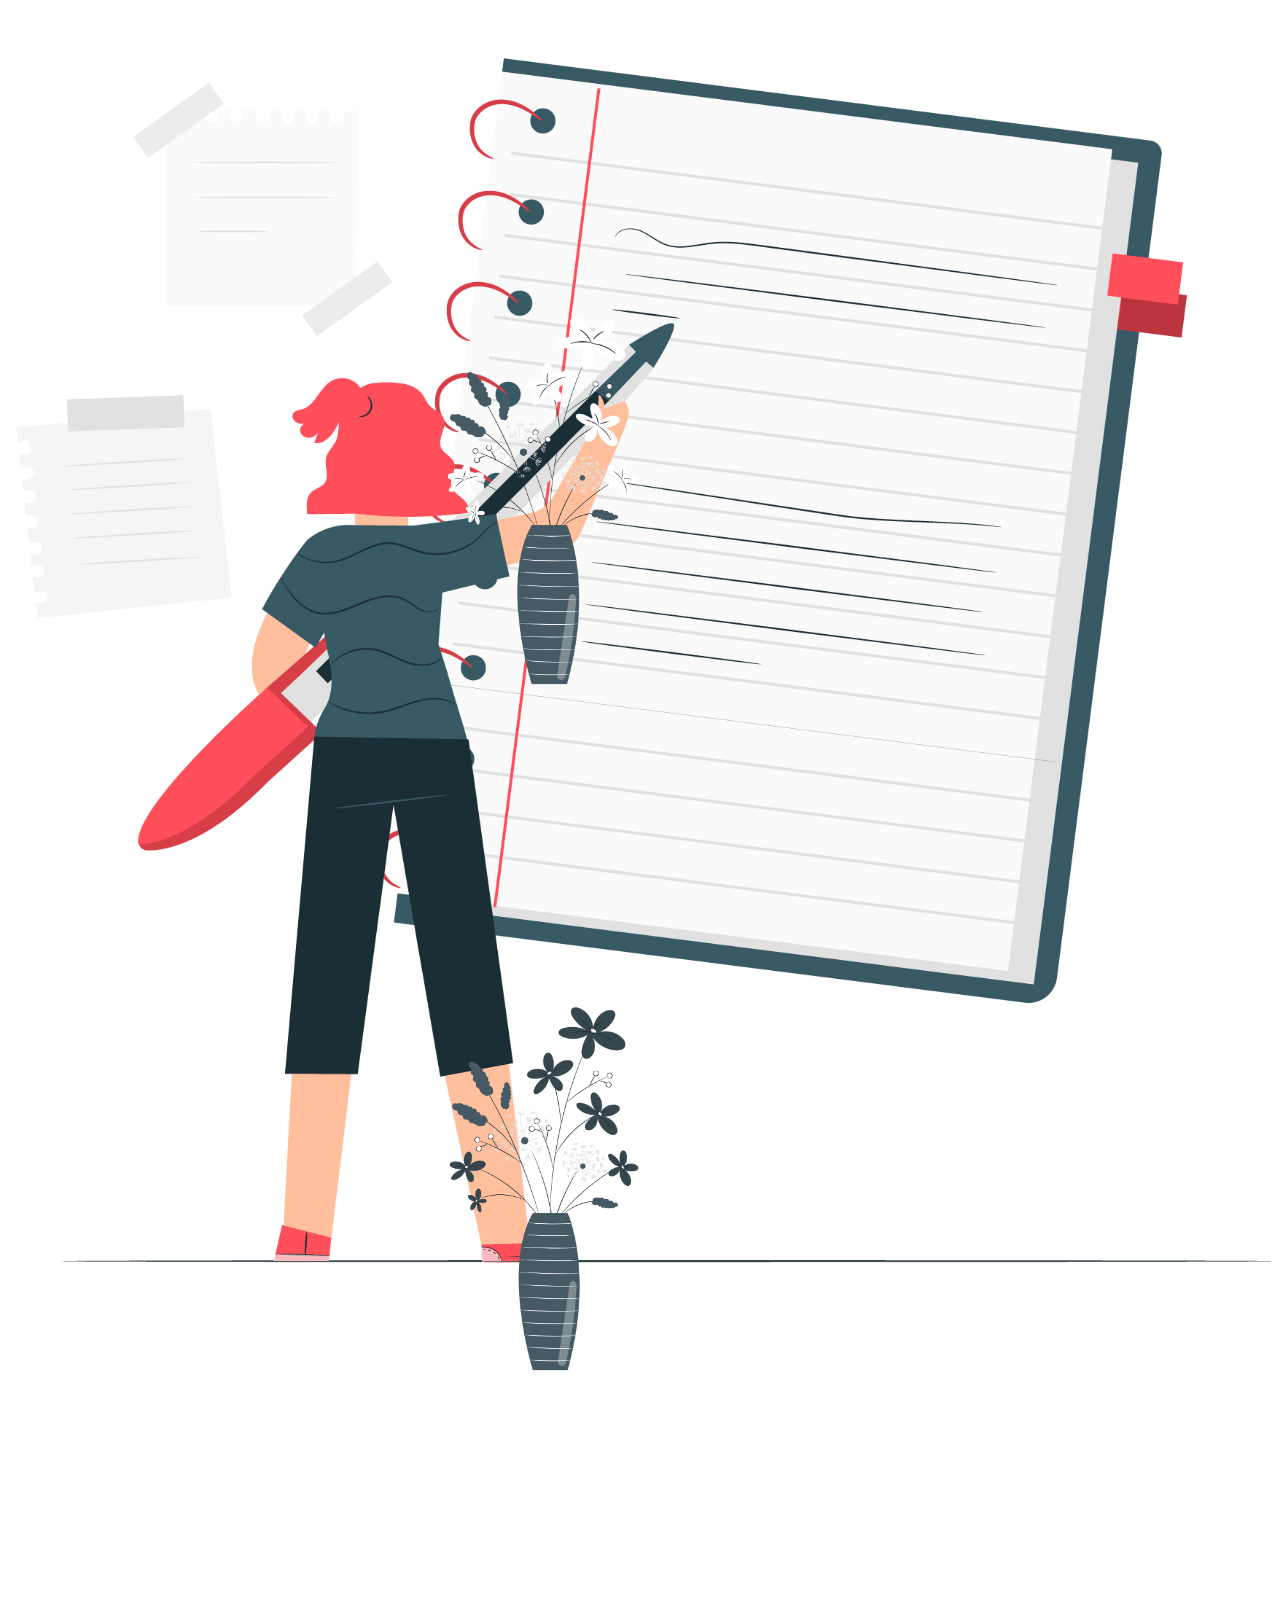
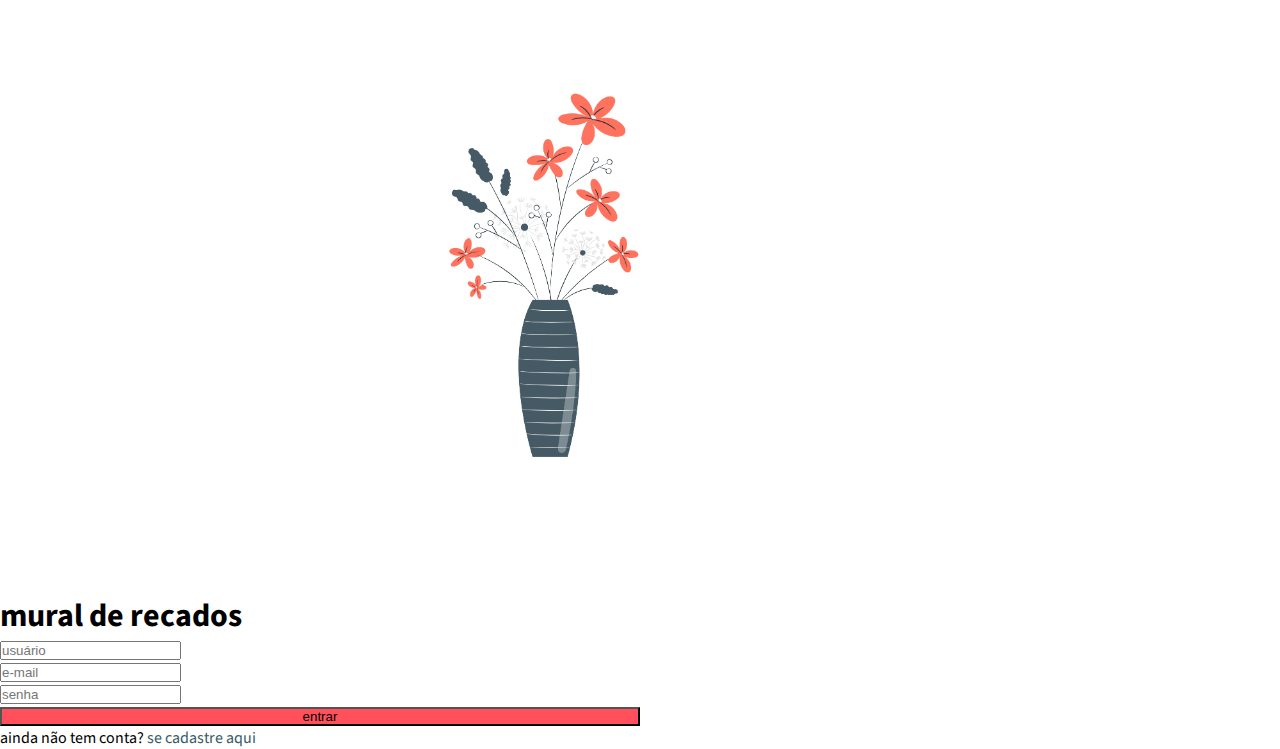
<file: login.html>
<!DOCTYPE html>
<html lang="en">
  <head>
    <meta charset="UTF-8" />
    <meta http-equiv="X-UA-Compatible" content="IE=edge" />
    <meta name="viewport" content="width=device-width, initial-scale=1.0" />
    <title>Login</title>
    <link
      href="https://fonts.googleapis.com/css2?family=Caveat&family=Quicksand:wght@300;500&family=Source+Sans+Pro:wght@300&display=swap"
      rel="stylesheet"
    />

    <link
      href="https://cdn.jsdelivr.net/npm/bootstrap@5.3.0-alpha1/dist/css/bootstrap.min.css"
      rel="stylesheet"
      integrity="sha384-GLhlTQ8iRABdZLl6O3oVMWSktQOp6b7In1Zl3/Jr59b6EGGoI1aFkw7cmDA6j6gD"
      crossorigin="anonymous"
    />
    <link
      rel="stylesheet"
      href="https://cdn.jsdelivr.net/npm/bootstrap-icons@1.10.3/font/bootstrap-icons.css"
    />
    <link rel="stylesheet" href="./styleAnimacao.css" />
  </head>
  <body>
    <main>
      <div class="container-fluid vh-100 vw-100 bg-mobile-index">
        <div class="row h-100 align-items-center justify-content-center">
          <div class="col-12 col-md-6 h-100 w-50 bg-img-login bg-hide">
            <figure>
              <img
                class="img-fluid vaso-flores position-absolute"
                src="./imagens/flores1.png"
                alt="vaso-flores"
              />
              <img
                class="img-fluid vaso-flores flores2 position-absolute"
                src="./imagens/flores2.png"
                alt="vaso-flores1"
              />
              <img
                class="img-fluid vaso-flores flores3 position-absolute"
                src="./imagens/flores3.png"
                alt="vaso-flores2"
              />
            </figure>
          </div>

          <div class="col-xs-12 col-md-6 d-flex">
            <div class="container form-login">
              <div class="row justify-content-center">
                <div class="col-xs-12 col-md-6">
                  <form class="text-center">
                    <div class="mb-3">
                      <h1 class="mb-5">mural de recados</h1>
                      <div>
                        <input
                          type="text"
                          required
                          class="usuario-cadastro-login form-control border border-3 mb-3 text-center"
                          id="novo_usuario"
                          placeholder="usuário"
                        />
                      </div>
                      <label class="form-label"></label>
                      <input
                        type="email"
                        class="form-control usuario-cadastro-login border border-3 text-center"
                        id="email"
                        placeholder="e-mail"
                        required
                      />
                    </div>
                    <div class="mb-3">
                      <label class="form-label"></label>
                      <input
                        type="password"
                        class="form-control usuario-cadastro-login border border-3 text-center"
                        id="primeira_senha"
                        placeholder="senha"
                        required
                      />
                    </div>

                    <button type="submit" class="btn btn-principal mb-3 mt-2">
                      entrar
                    </button>
                    <div>
                      <p id="cadastro">
                        ainda não tem conta?
                        <a href="./index.html">se cadastre aqui</a>
                      </p>
                    </div>
                  </form>
                </div>
              </div>
            </div>
          </div>
        </div>
      </div>
    </main>

    <script
      src="https://cdn.jsdelivr.net/npm/bootstrap@5.3.0-alpha1/dist/js/bootstrap.bundle.min.js"
      integrity="sha384-w76AqPfDkMBDXo30jS1Sgez6pr3x5MlQ1ZAGC+nuZB+EYdgRZgiwxhTBTkF7CXvN"
      crossorigin="anonymous"
    ></script>
    <script src="./login.js"></script>
  </body>
</html>
</file>
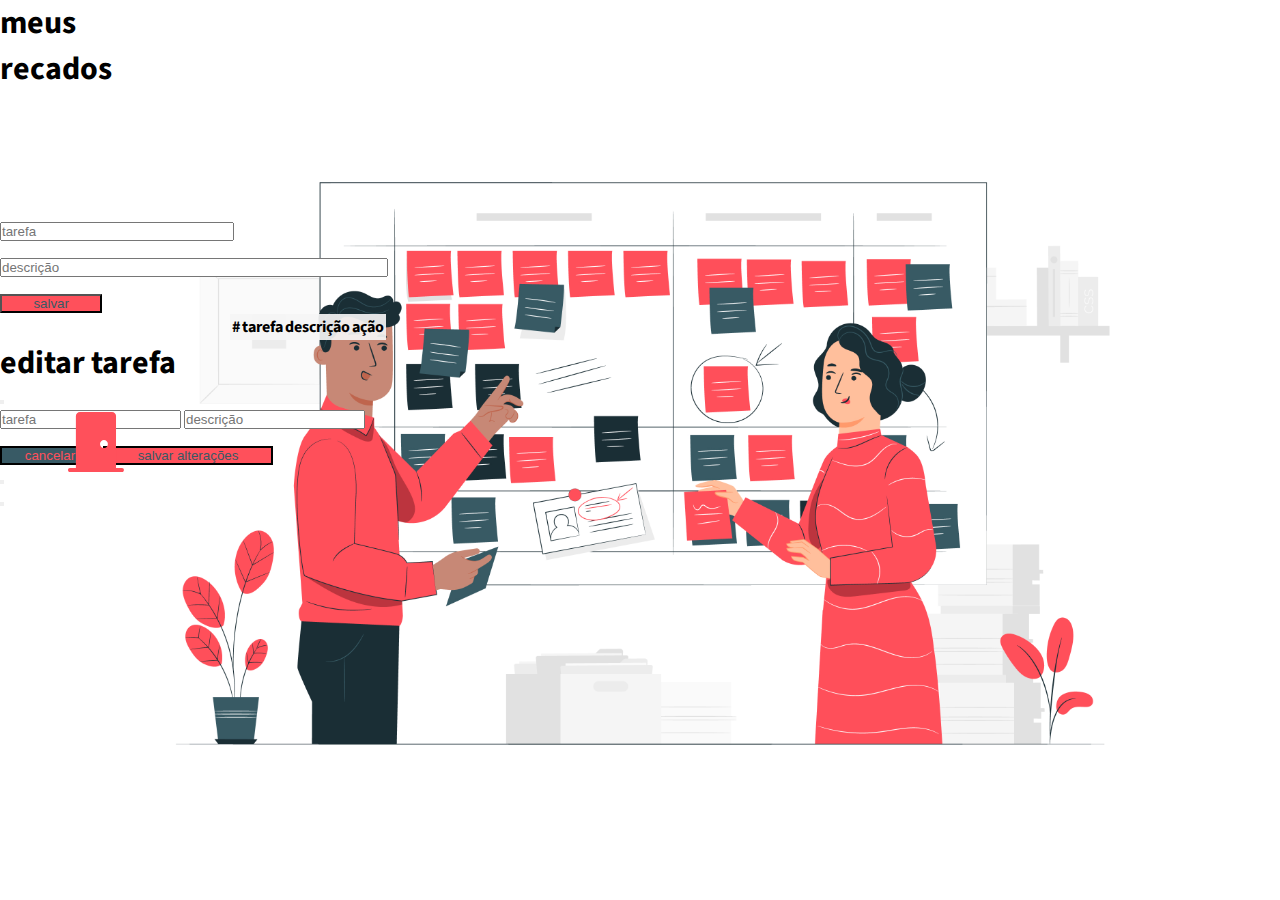
<file: recados.html>
<!DOCTYPE html>
<html lang="en">
  <head>
    <meta charset="UTF-8" />
    <meta http-equiv="X-UA-Compatible" content="IE=edge" />
    <meta name="viewport" content="width=device-width, initial-scale=1.0" />
    <title>Recados</title>

    <link
      rel="stylesheet"
      href="https://cdn.jsdelivr.net/npm/bootstrap-icons@1.3.0/font/bootstrap-icons.css"
    />

    <link
      href="https://cdn.jsdelivr.net/npm/bootstrap@5.3.0-alpha1/dist/css/bootstrap.min.css"
      rel="stylesheet"
      integrity="sha384-GLhlTQ8iRABdZLl6O3oVMWSktQOp6b7In1Zl3/Jr59b6EGGoI1aFkw7cmDA6j6gD"
      crossorigin="anonymous"
    />

    <link rel="preconnect" href="https://fonts.googleapis.com" />
    <link rel="preconnect" href="https://fonts.gstatic.com" crossorigin />
    <link
      href="https://fonts.googleapis.com/css2?family=Caveat&family=Quicksand:wght@300;500&family=Source+Sans+Pro:wght@300&display=swap"
      rel="stylesheet"
    />
    <link rel="stylesheet" href="./style.css" />
  </head>

  <body class="bg-img-recados vh-100 vw-100">
    <main class="h-100">
      <div class="container-fluid h-100 w-100">
        <div class="row justify-content-around">
          <div class="col-12 col-md-3 d-flex">
            <section class="m-4">
              <h1>
                meus <br />
                recados
              </h1>
            </section>
          </div>

          <div class="col">
            <div class="container-fluid h-100">
              <form id="formulario-tarefa" class="h-100">
                <div class="row h-100 align-items-center">
                  <div class="col-12 col-md-4">
                    <input
                      id="tarefa"
                      class="form-control border border-3 text-center p-3"
                      required
                      type="text"
                      placeholder="tarefa"
                    />
                  </div>

                  <div class="col-12 col-md-6">
                    <input
                      id="descricao"
                      class="form-control border border-3 text-center p-3"
                      type="text"
                      placeholder="descrição"
                    />
                  </div>
                  <div class="col-12 col-md-2">
                    <input
                      class="btn btn-salvar border border-3 mt-2 p-2 rounded-pill"
                      id="salvar"
                      type="submit"
                      value="salvar"
                    />
                  </div>
                </div>
              </form>
            </div>
          </div>
          <div class="col-12 col-md-3"></div>
        </div>

        <div class="row">
          <div class="col">
            <div class="container">
              <table class="table">
                <thead>
                  <tr>
                    <th class="coluna-numero">#</th>
                    <th class="coluna-tarefa">tarefa</th>
                    <th class="coluna-descricao">descrição</th>
                    <th class="coluna-acao">ação</th>
                  </tr>
                </thead>
                <tbody id="tabela-tarefa"></tbody>
              </table>
            </div>
          </div>
        </div>

        <div>
          <i
            class="bi bi-door-closed-fill icon-exit icon icon-mobile position-absolute end-0 bottom-0"
            onclick="sairDaAplicacao()"
          ></i>
        </div>
        <div
          class="modal fade"
          id="modal-editar"
          tabindex="-1"
          aria-labelledby="modalEditar"
          aria-hidden="true"
        >
          <div class="modal-dialog">
            <div class="modal-content">
              <div class="modal-header">
                <h1 class="modal-title fs-5" id="modalEditarTarefa">
                  editar tarefa
                </h1>
                <button
                  type="button"
                  class="btn-close"
                  data-bs-dismiss="modal"
                  aria-label="Close"
                ></button>
              </div>
              <div class="modal-body">
                <input
                  id="editar-tarefa"
                  class="form-control my3"
                  required
                  type="text"
                  placeholder="tarefa"
                />
                <input
                  id="editar-descricao"
                  class="form-control my3"
                  type="text"
                  placeholder="descrição"
                />
              </div>

              <div class="modal-footer">
                <button
                  type="button"
                  class="botao-cancelar-popup"
                  data-bs-dismiss="modal"
                >
                  cancelar
                </button>
                <button
                  type="button"
                  id="btn-salvar-edicao"
                  class="botao-salvar-popup"
                >
                  salvar alterações
                </button>
              </div>
            </div>
          </div>
        </div>

        <div
          id="toast-editar-excluir"
          class="toast align-items-center border-0 position-absolute top-0 end-0 rounded-pill"
          role="alert"
          aria-live="assertive"
          aria-atomic="true"
        >
          <div class="d-flex">
            <div class="toast-body" id="toast-msg"></div>
            <button
              type="button"
              class="btn-close btn-close-white me-2 m-auto"
              data-bs-dismiss="toast"
              aria-label="Close"
            ></button>
          </div>
        </div>
      </div>
    </main>

    <div
      id="toast-editar-excluir"
      class="toast align-items-center border-0 toast-position"
      role="alert"
      aria-live="assertive"
      aria-atomic="true"
    >
      <div class="d-flex">
        <div class="toast-body" id="toast-msg"></div>
        <button
          type="button"
          class="btn-close btn-close-white me-2 m-auto"
          data-bs-dismiss="toast"
          aria-label="Close"
        ></button>
      </div>
    </div>

    <script
      src="https://cdn.jsdelivr.net/npm/bootstrap@5.3.0-alpha1/dist/js/bootstrap.bundle.min.js"
      integrity="sha384-w76AqPfDkMBDXo30jS1Sgez6pr3x5MlQ1ZAGC+nuZB+EYdgRZgiwxhTBTkF7CXvN"
      crossorigin="anonymous"
    ></script>

    <script src="./recados.js"></script>
  </body>
</html>
</file>
<file: styleAnimacao.css>
* {
  margin: 0;
  padding: 0;
}

body {
  height: 100vh;
  width: 100vw;
  font-family: "Source Sans Pro", sans-serif;
  position: relative;
}

.bg-img-login {
  background-image: url(./imagens/imagemPaginaInicial.png);
  background-repeat: no-repeat;
  background-position: top;
  background-size: 100%;
}

.bg-img-index {
  background-image: url(./imagens/PaginaCadastro.png);
  background-repeat: no-repeat;
  background-position: center;
  background-size: 80%;
}

form {
  margin-top: 10%;
  width: 100%;
}

.form-login form [type="submit"] {
  background-color: rgb(255 80 91);
  width: 50%;
}
.form-login form [type="submit"]:hover {
  background-color: rgb(56 90 101);
  color: rgb(255 80 91);
}

a {
  text-decoration: none;
  color: rgb(56 90 101);
}
a:hover {
  color: rgb(255 80 91);
}

@media screen and (max-width: 768px) {
  .bg-hide {
    display: none;
  }
  .bg-mobile-login {
    background-image: url(./imagens/caderno.png);
    background-repeat: no-repeat;
    background-size: 90%;
    background-position: center;
  }
  .bg-mobile-index {
    background-image: url(./imagens/Checklist.png);
    background-repeat: no-repeat;
    background-size: 100%;
    background-position: center;
  }

  .form-cadastro {
    position: absolute;
    bottom: 10%;
    width: 52%;
  }
  .icon-mobile {
    position: absolute;
    font-size: 3rem;
    bottom: 1%;
    left: 37%;
  }
  .form-login {
    position: absolute;
    bottom: 15%;
    width: 52%;
  }
}

.vaso-flores {
  height: 50%;
  width: 15%;
  margin-left: 35%;
  margin-top: 24.5%;
}
.flores2 {
  animation: flores2 10s;
  animation-iteration-count: 1;
}

@keyframes flores2 {
  0% {
    opacity: 0;
  }
  100% {
    opacity: 1;
  }
}
.flores3 {
  animation: flores3 15s;
  animation-iteration-count: 1;
}

@keyframes flores3 {
  0% {
    opacity: 0;
  }
  100% {
    opacity: 1;
  }
}

.gears1 {
  height: 10%;
  width: 5%;
  margin-left: 5%;
  margin-top: 7%;
  animation: engrenagem1 10s infinite linear;
}

@keyframes engrenagem1 {
  0% {
    rotate: 360deg;
  }
}

.gears2 {
  height: 7%;
  width: 3.5%;
  margin-left: 9.8%;
  margin-top: 9%;
  animation: engrenagem2 5s infinite linear;
}

@keyframes engrenagem2 {
  0% {
    rotate: -360deg;
  }
}
.gears3 {
  height: 7%;
  width: 3.5%;
  margin-left: 3.5%;
  margin-top: 11.6%;
  animation: engrenagem3 7s infinite linear;
}

@keyframes engrenagem3 {
  0% {
    rotate: 360deg;
  }
}

.icon {
  font-size: 4rem;
  color: rgb(255 80 91);
  position: absolute;
}
.icon-home {
  margin-left: 40%;
}
.icon-exit {
  margin-left: 5%;
}

#tarefa {
  left: 26%;
  width: 18%;
}

#descricao {
  width: 30%;
  left: 45%;
}

#salvar {
  color: rgb(56 90 101);
  background-color: rgb(255 80 91);
  width: 8%;
  left: 76%;
}

table {
  background-color: rgba(245, 245, 245, 0.916);
  margin-top: 4.5%;
  margin-left: 26%;
  width: 50%;
}

/* 


#botaoSair {
  position: absolute;
  background-color: white;
  color: rgb(255 80 91);
  right: 4%;
  bottom: 5%;
  font-size: 60px;
  border-style: solid;
  border-color: white;
}



table,
th,
tr,
td {
  padding: 4%;
}

th {
  font-size: 20px;
  font-weight: bold;
}

tr,
td {
  font-size: 17px;
  height: 5px;
}

.coluna-numero {
  width: 20px;
  text-align: center;
}

.coluna-tarefa {
  width: 150px;
  text-align: left;
}

.coluna-descricao {
  width: 300px;
  text-align: left;
}

.coluna-acao {
  width: 110px;
  text-align: center;
}

.botao-acao {
  border-style: solid;
  height: 35px;
  width: 35px;
  margin-left: 2.5%;
}

#botao-editar {
  background-color: rgb(255 80 91);
  color: rgb(56 90 101);
}

#botao-excluir {
  background-color: rgb(56 90 101);
  color: rgb(255 80 91);
}

.form-control {
  margin-bottom: 15px;
}

.botao-cancelar-popup {
  background-color: rgb(56 90 101);
  color: rgb(255 80 91);
  width: 100px;
  border-style: solid;
}
.botao-salvar-popup {
  background-color: rgb(255 80 91);
  color: rgb(56 90 101);
  width: 170px;
  border-style: solid;
} */
</file>
<file: style.css>
* {
  margin: 0;
  padding: 0;
}

body {
  height: 100vh;
  width: 100vw;
  font-family: "Source Sans Pro", sans-serif;
  position: relative;
}

.bg-img-login {
  background-image: url(./imagens/imagemPaginaInicial.png);
  background-repeat: no-repeat;
  background-position: top;
  background-size: 100%;
}

.bg-img-index {
  background-image: url(./imagens/PaginaCadastro.png);
  background-repeat: no-repeat;
  background-position: center;
  background-size: 80%;
}

.bg-img-recados {
  background-image: url(./imagens/imagemPaginaRecado.jpg);
  background-repeat: no-repeat;
  background-position: center;
  background-size: 80%;
}

form {
  margin-top: 10%;
  width: 100%;
}

.form-login form [type="submit"] {
  background-color: rgb(255 80 91);
  width: 50%;
}

.form-login form [type="submit"]:hover {
  background-color: rgb(56 90 101);
  color: rgb(255 80 91);
}

a {
  text-decoration: none;
  color: rgb(56 90 101);
}
a:hover {
  color: rgb(255 80 91);
}

@media screen and (max-width: 768px) {
  .bg-hide {
    display: none;
  }
  .bg-mobile-login {
    background-image: url(./imagens/caderno.png);
    background-repeat: no-repeat;
    background-size: 90%;
    background-position: center;
  }
  .bg-mobile-index {
    background-image: url(./imagens/Checklist.png);
    background-repeat: no-repeat;
    background-size: 100%;
    background-position: center;
  }

  .form-cadastro {
    position: absolute;
    bottom: 10%;
    width: 52%;
  }
  .icon-mobile {
    position: absolute;
    font-size: 3rem;
    bottom: 1%;
    left: 37%;
  }
  .form-login {
    position: absolute;
    bottom: 15%;
    width: 52%;
  }
}

.vaso-flores {
  height: 50%;
  width: 15%;
  margin-left: 35%;
  margin-top: 24.5%;
}
.flores2 {
  animation: flores2 10s;
  animation-iteration-count: 1;
}

@keyframes flores2 {
  0% {
    opacity: 0;
  }
  100% {
    opacity: 1;
  }
}
.flores3 {
  animation: flores3 15s;
  animation-iteration-count: 1;
}

@keyframes flores3 {
  0% {
    opacity: 0;
  }
  100% {
    opacity: 1;
  }
}

.gears1 {
  height: 10%;
  width: 5%;
  margin-left: 5%;
  margin-top: 7%;
  animation: engrenagem1 10s infinite linear;
}

@keyframes engrenagem1 {
  0% {
    rotate: 360deg;
  }
}

.gears2 {
  height: 7%;
  width: 3.5%;
  margin-left: 9.8%;
  margin-top: 9%;
  animation: engrenagem2 5s infinite linear;
}

@keyframes engrenagem2 {
  0% {
    rotate: -360deg;
  }
}
.gears3 {
  height: 7%;
  width: 3.5%;
  margin-left: 3.5%;
  margin-top: 11.6%;
  animation: engrenagem3 7s infinite linear;
}

@keyframes engrenagem3 {
  0% {
    rotate: 360deg;
  }
}

.icon {
  font-size: 4rem;
  color: rgb(255 80 91);
  position: absolute;
}
.icon-home {
  margin-left: 40%;
}
.icon-exit {
  margin-top: 4.5%;
  margin-left: 5%;
}

#tarefa {
  left: 26%;
  width: 18%;
}

#descricao {
  width: 30%;
  left: 45%;
}

#salvar {
  color: rgb(56 90 101);
  background-color: rgb(255 80 91);
  width: 8%;
  left: 76%;
}

table {
  background-color: rgba(245, 245, 245, 0.916);
  margin-left: 18%;
}

.botao-acao {
  border-style: solid;
  height: 35px;
  width: 35px;
  margin-left: 2.5%;
}

#botao-editar {
  background-color: rgb(255 80 91);
  color: rgb(56 90 101);
}

#botao-excluir {
  background-color: rgb(56 90 101);
  color: rgb(255 80 91);
}

.form-control {
  margin-bottom: 15px;
}

.botao-cancelar-popup {
  background-color: rgb(56 90 101);
  color: rgb(255 80 91);
  width: 100px;
  border-style: solid;
}
.botao-salvar-popup {
  background-color: rgb(255 80 91);
  color: rgb(56 90 101);
  width: 170px;
  border-style: solid;
}
</file>
